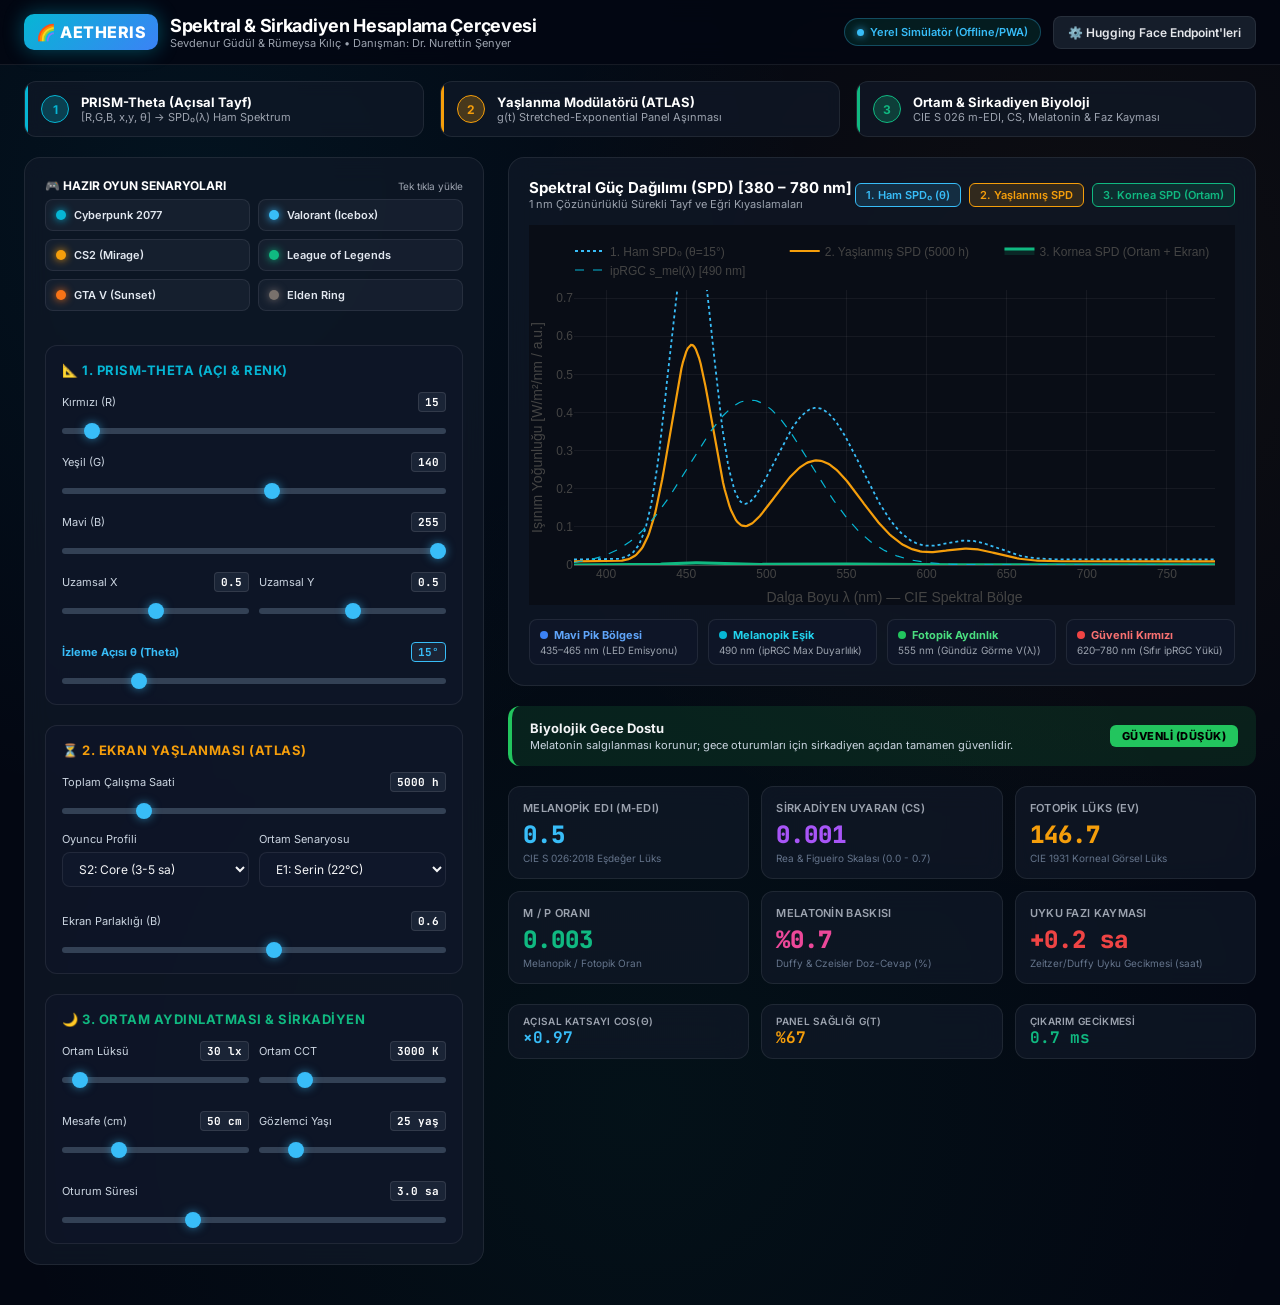
<file: index.html>
<!DOCTYPE html>
<html lang="tr">
<head>
  <meta charset="UTF-8">
  <meta name="viewport" content="width=device-width, initial-scale=1.0">
  <title>Aetheris v2.0 | Spektral & Sirkadiyen Model Boru Hattı</title>
  <meta http-equiv="refresh" content="0; url=./docs/">
  <script>
    window.location.replace("./docs/");
  </script>
</head>
<body style="background-color:#030712; color:#f3f4f6; font-family:sans-serif; display:flex; align-items:center; justify-content:center; height:100vh; margin:0;">
  <p>Aetheris Spektral Platformuna yönlendiriliyorsunuz... <a href="./docs/" style="color:#38bdf8;">Açmak için tıklayın</a></p>
</body>
</html>
</file>
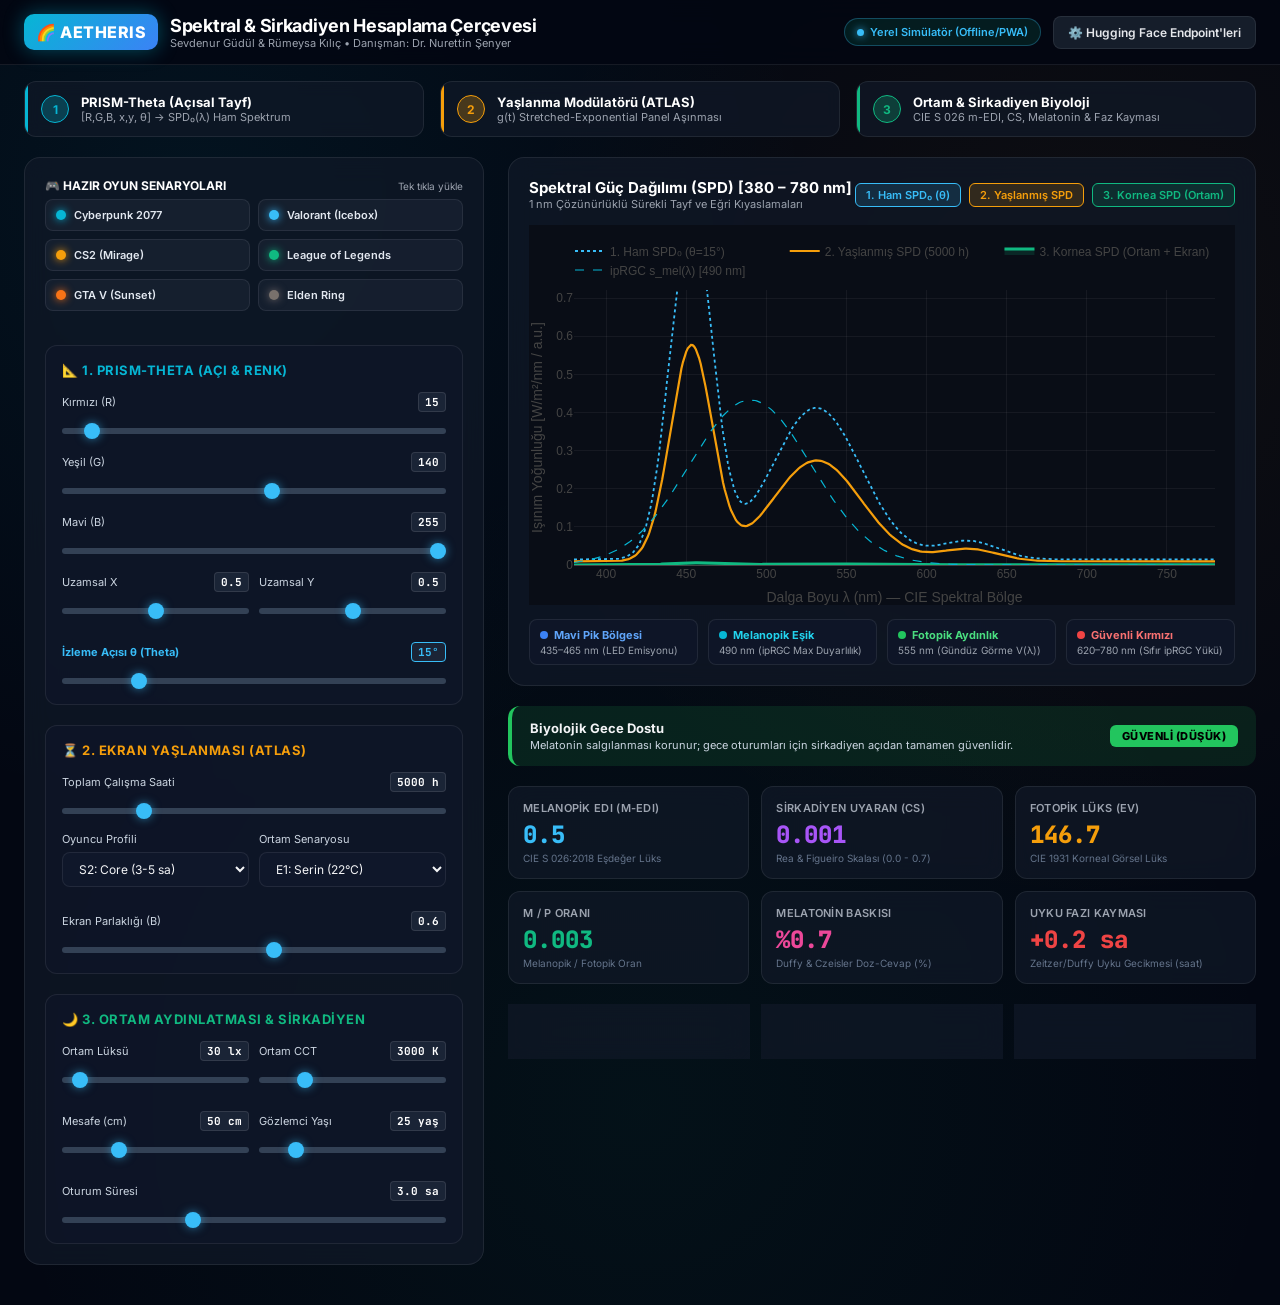
<file: docs/index.html>
<!DOCTYPE html>
<html lang="tr">
<head>
  <meta charset="UTF-8">
  <meta name="viewport" content="width=device-width, initial-scale=1.0">
  <title>Aetheris v2.0 | Spektral & Sirkadiyen Model Boru Hattı</title>
  <meta name="description" content="Oyun İçi Gerçek Zamanlı Spektral Kestirim, Açısal Heterojenlik, Ekran Yaşlanması ve Ortam Aydınlatması Sirkadiyen Değerlendirme Çerçevesi">
  <link rel="preconnect" href="https://fonts.googleapis.com">
  <link rel="preconnect" href="https://fonts.gstatic.com" crossorigin>
  <link href="https://fonts.googleapis.com/css2?family=Inter:wght@400;500;600;700;800&family=JetBrains+Mono:wght@500;700&display=swap" rel="stylesheet">
  <script src="https://cdn.plot.ly/plotly-2.35.2.min.js"></script>
  <link rel="stylesheet" href="style.css">
</head>
<body>

  <!-- Header -->
  <header>
    <div class="nav-container">
      <div class="logo-area">
        <div class="logo-badge">🌈 AETHERIS</div>
        <div class="logo-text">
          <h1>Spektral & Sirkadiyen Hesaplama Çerçevesi</h1>
          <p>Sevdenur Güdül &amp; Rümeysa Kılıç &bull; Danışman: Dr. Nurettin Şenyer</p>
        </div>
      </div>
      <div class="nav-actions">
        <div id="connectionStatus" class="status-indicator">
          <span class="status-dot"></span> Yerel Simülatör (Hazır)
        </div>
        <button id="btnOpenSettings" class="btn-secondary">
          ⚙️ Hugging Face Endpoint'leri
        </button>
      </div>
    </div>
  </header>

  <!-- 3 Aşamalı Boru Hattı Bilgi Çubuğu -->
  <div class="pipeline-bar">
    <div class="stepper">
      <div class="step-card step-1">
        <div class="step-num">1</div>
        <div class="step-info">
          <h3>PRISM-Theta (Açısal Tayf)</h3>
          <p>[R,G,B, x,y, θ] &rarr; SPD₀(λ) Ham Spektrum</p>
        </div>
      </div>
      <div class="step-card step-2">
        <div class="step-num">2</div>
        <div class="step-info">
          <h3>Yaşlanma Modülatörü (ATLAS)</h3>
          <p>g(t) Stretched-Exponential Panel Aşınması</p>
        </div>
      </div>
      <div class="step-card step-3">
        <div class="step-num">3</div>
        <div class="step-info">
          <h3>Ortam &amp; Sirkadiyen Biyoloji</h3>
          <p>CIE S 026 m-EDI, CS, Melatonin &amp; Faz Kayması</p>
        </div>
      </div>
    </div>
  </div>

  <!-- Ana İçerik Grid -->
  <main class="main-container">

    <!-- Sol Sütun: Kontroller -->
    <section class="controls-panel">

      <!-- Hazır Oyun Senaryoları -->
      <div>
        <div class="label-row">
          <span style="font-size:12px; font-weight:700; color:#fff;">🎮 HAZIR OYUN SENARYOLARI</span>
          <span style="font-size:10px; color:#9ca3af;">Tek tıkla yükle</span>
        </div>
        <div class="preset-grid">
          <div class="preset-card" data-preset="cyberpunk">
            <span class="preset-dot" style="background:#06b6d4; box-shadow:0 0 8px #06b6d4;"></span>
            <span class="preset-name">Cyberpunk 2077</span>
          </div>
          <div class="preset-card" data-preset="valorant">
            <span class="preset-dot" style="background:#38bdf8; box-shadow:0 0 8px #38bdf8;"></span>
            <span class="preset-name">Valorant (Icebox)</span>
          </div>
          <div class="preset-card" data-preset="cs2">
            <span class="preset-dot" style="background:#f59e0b; box-shadow:0 0 8px #f59e0b;"></span>
            <span class="preset-name">CS2 (Mirage)</span>
          </div>
          <div class="preset-card" data-preset="lol">
            <span class="preset-dot" style="background:#10b981; box-shadow:0 0 8px #10b981;"></span>
            <span class="preset-name">League of Legends</span>
          </div>
          <div class="preset-card" data-preset="gtav">
            <span class="preset-dot" style="background:#f97316; box-shadow:0 0 8px #f97316;"></span>
            <span class="preset-name">GTA V (Sunset)</span>
          </div>
          <div class="preset-card" data-preset="eldenring">
            <span class="preset-dot" style="background:#78716c; box-shadow:0 0 8px #78716c;"></span>
            <span class="preset-name">Elden Ring</span>
          </div>
        </div>
      </div>

      <!-- 1. MODEL: PRISM-Theta -->
      <div class="section-box">
        <div class="section-title title-cyan">
          <span>📐 1. PRISM-Theta (Açı &amp; Renk)</span>
        </div>

        <div class="control-group">
          <div class="label-row">
            <span>Kırmızı (R)</span>
            <span id="valR" class="val-badge">15</span>
          </div>
          <input type="range" id="sliderR" min="0" max="255" value="15">
        </div>
        <div class="control-group">
          <div class="label-row">
            <span>Yeşil (G)</span>
            <span id="valG" class="val-badge">140</span>
          </div>
          <input type="range" id="sliderG" min="0" max="255" value="140">
        </div>
        <div class="control-group">
          <div class="label-row">
            <span>Mavi (B)</span>
            <span id="valB" class="val-badge">255</span>
          </div>
          <input type="range" id="sliderB" min="0" max="255" value="255">
        </div>

        <div style="display:grid; grid-template-columns:1fr 1fr; gap:10px; margin-top:10px;">
          <div class="control-group">
            <div class="label-row">
              <span>Uzamsal X</span>
              <span id="valX" class="val-badge">0.5</span>
            </div>
            <input type="range" id="sliderX" min="0" max="1" step="0.05" value="0.5">
          </div>
          <div class="control-group">
            <div class="label-row">
              <span>Uzamsal Y</span>
              <span id="valY" class="val-badge">0.5</span>
            </div>
            <input type="range" id="sliderY" min="0" max="1" step="0.05" value="0.5">
          </div>
        </div>

        <div class="control-group" style="margin-top:10px;">
          <div class="label-row">
            <span style="color:#38bdf8; font-weight:700;">İzleme Açısı θ (Theta)</span>
            <span id="valTheta" class="val-badge" style="color:#38bdf8; border-color:#38bdf8;">15°</span>
          </div>
          <input type="range" id="sliderTheta" min="0" max="80" value="15">
        </div>
      </div>

      <!-- 2. MODEL: Ekran Yaşlanması -->
      <div class="section-box">
        <div class="section-title title-amber">
          <span>⏳ 2. Ekran Yaşlanması (ATLAS)</span>
        </div>

        <div class="control-group">
          <div class="label-row">
            <span>Toplam Çalışma Saati</span>
            <span id="valHours" class="val-badge">5000 h</span>
          </div>
          <input type="range" id="sliderHours" min="0" max="25000" step="250" value="5000">
        </div>

        <div style="display:grid; grid-template-columns:1fr 1fr; gap:10px;">
          <div class="control-group">
            <div class="label-row"><span>Oyuncu Profili</span></div>
            <select id="selectProfile">
              <option value="S1">S1: Casual (1-2 sa)</option>
              <option value="S2" selected>S2: Core (3-5 sa)</option>
              <option value="S3">S3: Heavy (8-12+ sa)</option>
            </select>
          </div>
          <div class="control-group">
            <div class="label-row"><span>Ortam Senaryosu</span></div>
            <select id="selectScenario">
              <option value="E1" selected>E1: Serin (22°C)</option>
              <option value="E2">E2: Sıcak (32°C)</option>
              <option value="E3">E3: Kafe (40°C)</option>
            </select>
          </div>
        </div>

        <div class="control-group" style="margin-top:10px;">
          <div class="label-row">
            <span>Ekran Parlaklığı (B)</span>
            <span id="valBright" class="val-badge">0.6</span>
          </div>
          <input type="range" id="sliderBright" min="0.1" max="1.0" step="0.05" value="0.6">
        </div>
      </div>

      <!-- 3. MODEL: Ortam & Biyoloji -->
      <div class="section-box">
        <div class="section-title title-green">
          <span>🌙 3. Ortam Aydınlatması &amp; Sirkadiyen</span>
        </div>

        <div style="display:grid; grid-template-columns:1fr 1fr; gap:10px;">
          <div class="control-group">
            <div class="label-row">
              <span>Ortam Lüksü</span>
              <span id="valAmbLux" class="val-badge">30 lx</span>
            </div>
            <input type="range" id="sliderAmbLux" min="0" max="500" step="5" value="30">
          </div>
          <div class="control-group">
            <div class="label-row">
              <span>Ortam CCT</span>
              <span id="valAmbCct" class="val-badge">3000 K</span>
            </div>
            <input type="range" id="sliderAmbCct" min="2000" max="6500" step="100" value="3000">
          </div>
        </div>

        <div style="display:grid; grid-template-columns:1fr 1fr; gap:10px; margin-top:10px;">
          <div class="control-group">
            <div class="label-row">
              <span>Mesafe (cm)</span>
              <span id="valDist" class="val-badge">50 cm</span>
            </div>
            <input type="range" id="sliderDist" min="30" max="100" step="5" value="50">
          </div>
          <div class="control-group">
            <div class="label-row">
              <span>Gözlemci Yaşı</span>
              <span id="valAge" class="val-badge">25 yaş</span>
            </div>
            <input type="range" id="sliderAge" min="15" max="75" step="1" value="25">
          </div>
        </div>

        <div class="control-group" style="margin-top:10px;">
          <div class="label-row">
            <span>Oturum Süresi</span>
            <span id="valDuration" class="val-badge">3.0 sa</span>
          </div>
          <input type="range" id="sliderDuration" min="0.5" max="8.0" step="0.5" value="3.0">
        </div>
      </div>

    </section>

    <!-- Sağ Sütun: Spektrum Grafiği & Sirkadiyen Metrikler -->
    <section class="visualization-panel">

      <!-- Spektrum Grafik Kartı -->
      <div class="chart-card">
        <div class="chart-header">
          <div class="chart-title">
            <h2>Spektral Güç Dağılımı (SPD) [380 – 780 nm]</h2>
            <p>1 nm Çözünürlüklü Sürekli Tayf ve Eğri Kıyaslamaları</p>
          </div>
          <div class="chart-toggles">
            <span id="chipSpd0" class="toggle-chip active-blue">1. Ham SPD₀ (θ)</span>
            <span id="chipSpdAging" class="toggle-chip active-amber">2. Yaşlanmış SPD</span>
            <span id="chipSpdCornea" class="toggle-chip active-green">3. Kornea SPD (Ortam)</span>
          </div>
        </div>

        <div id="spectrumPlot"></div>

        <!-- Spektral Lejant Çubukları -->
        <div class="spectral-badges">
          <div class="badge-item">
            <div class="badge-header" style="color:#60a5fa;">
              <span style="width:8px; height:8px; border-radius:50%; background:#3b82f6;"></span>
              Mavi Pik Bölgesi
            </div>
            <div class="badge-desc">435–465 nm (LED Emisyonu)</div>
          </div>
          <div class="badge-item">
            <div class="badge-header" style="color:#22d3ee;">
              <span style="width:8px; height:8px; border-radius:50%; background:#06b6d4;"></span>
              Melanopik Eşik
            </div>
            <div class="badge-desc">490 nm (ipRGC Max Duyarlılık)</div>
          </div>
          <div class="badge-item">
            <div class="badge-header" style="color:#4ade80;">
              <span style="width:8px; height:8px; border-radius:50%; background:#22c55e;"></span>
              Fotopik Aydınlık
            </div>
            <div class="badge-desc">555 nm (Gündüz Görme V(λ))</div>
          </div>
          <div class="badge-item">
            <div class="badge-header" style="color:#f87171;">
              <span style="width:8px; height:8px; border-radius:50%; background:#ef4444;"></span>
              Güvenli Kırmızı
            </div>
            <div class="badge-desc">620–780 nm (Sıfır ipRGC Yükü)</div>
          </div>
        </div>
      </div>

      <!-- Biyolojik Risk Banner -->
      <div id="riskBanner" class="risk-banner">
        <div class="risk-info">
          <h4 id="riskTitle">Biyolojik Durum Değerlendirmesi</h4>
          <p id="riskDesc">Analiz sonuçları yükleniyor...</p>
        </div>
        <span id="riskTag" class="risk-tag">GÜVENLİ</span>
      </div>

      <!-- Sirkadiyen Metrik Kartları Grid -->
      <div class="metrics-grid">
        <div class="metric-card">
          <div class="metric-label">Melanopik EDI (m-EDI)</div>
          <div id="valMedi" class="metric-value" style="color:#38bdf8;">--</div>
          <div class="metric-sub">CIE S 026:2018 Eşdeğer Lüks</div>
        </div>
        <div class="metric-card">
          <div class="metric-label">Sirkadiyen Uyaran (CS)</div>
          <div id="valCs" class="metric-value" style="color:#a855f7;">--</div>
          <div class="metric-sub">Rea &amp; Figueiro Skalası (0.0 - 0.7)</div>
        </div>
        <div class="metric-card">
          <div class="metric-label">Fotopik Lüks (Ev)</div>
          <div id="valPhotopic" class="metric-value" style="color:#f59e0b;">--</div>
          <div class="metric-sub">CIE 1931 Korneal Görsel Lüks</div>
        </div>
        <div class="metric-card">
          <div class="metric-label">M / P Oranı</div>
          <div id="valMp" class="metric-value" style="color:#10b981;">--</div>
          <div class="metric-sub">Melanopik / Fotopik Oran</div>
        </div>
        <div class="metric-card">
          <div class="metric-label">Melatonin Baskısı</div>
          <div id="valSuppression" class="metric-value" style="color:#ec4899;">--</div>
          <div class="metric-sub">Duffy &amp; Czeisler Doz-Cevap (%)</div>
        </div>
        <div class="metric-card">
          <div class="metric-label">Uyku Fazı Kayması</div>
          <div id="valPhaseShift" class="metric-value" style="color:#ef4444;">--</div>
          <div class="metric-sub">Zeitzer/Duffy Uyku Gecikmesi (saat)</div>
        </div>
      </div>

      <!-- Telemetri ve Panel Bilgisi -->
      <div style="display:grid; grid-template-columns:repeat(3, 1fr); gap:12px;">
        <div class="metric-card" style="padding:10px 14px;">
          <div class="metric-label" style="font-size:10px;">Açısal Katsayı cos(θ)</div>
          <div id="valCosTheta" class="mono" style="font-size:16px; font-weight:700; color:#38bdf8;">×0.97</div>
        </div>
        <div class="metric-card" style="padding:10px 14px;">
          <div class="metric-label" style="font-size:10px;">Panel Sağlığı g(t)</div>
          <div id="valGt" class="mono" style="font-size:16px; font-weight:700; color:#f59e0b;">%92</div>
        </div>
        <div class="metric-card" style="padding:10px 14px;">
          <div class="metric-label" style="font-size:10px;">Çıkarım Gecikmesi</div>
          <div id="valLatency" class="mono" style="font-size:16px; font-weight:700; color:#10b981;">0.3 ms</div>
        </div>
      </div>

    </section>

  </main>

  <!-- Hugging Face Endpoint Yapılandırma Modal -->
  <div id="endpointModal" class="modal-overlay">
    <div class="modal-content">
      <div class="modal-header">
        <h3>⚙️ Hugging Face Space Endpoint Ayarları</h3>
        <button id="btnCloseModal" class="close-btn">&times;</button>
      </div>
      <div class="modal-body">
        <p style="font-size:11px; color:#9ca3af; line-height:1.4;">
          Hugging Face üzerinde oluşturduğunuz Space alanlarının REST endpoint adreslerini buraya girebilirsiniz. Boş bırakıldığında web sayfası yerleşik ultra-hızlı istemci matematiksel motorunu kullanmaya devam eder.
        </p>

        <div class="input-box">
          <label>1. PRISM-Theta Endpoint URL (POST /predict):</label>
          <input type="text" id="inputEndpointTheta" placeholder="https://username-prism-theta.hf.space/predict">
        </div>
        <div class="input-box">
          <label>2. MODULATOR-Aging Endpoint URL (POST /predict):</label>
          <input type="text" id="inputEndpointAging" placeholder="https://username-modulator-aging.hf.space/predict">
        </div>
        <div class="input-box">
          <label>3. MODULATOR-Ambient Endpoint URL (POST /predict):</label>
          <input type="text" id="inputEndpointAmbient" placeholder="https://username-modulator-ambient.hf.space/predict">
        </div>
        <div class="input-box" style="border-top:1px solid rgba(255,255,255,0.08); padding-top:10px; margin-top:4px;">
          <label style="color:#a855f7;">Hugging Face Unified Space URL (Varsayılan: sevden123/prism-spectra):</label>
          <input type="text" id="inputEndpointUnified" placeholder="https://sevden123-prism-spectra.hf.space">
        </div>
      </div>
      <div class="modal-footer">
        <button id="btnSaveEndpoints" class="btn-primary">Kaydet &amp; Bağlan</button>
      </div>
    </div>
  </div>



  <script src="app.js"></script>
</body>
</html>
</file>
<file: docs/style.css>
:root {
  --bg-dark: #030712;
  --bg-card: rgba(17, 24, 39, 0.75);
  --bg-card-hover: rgba(31, 41, 55, 0.85);
  --border-card: rgba(255, 255, 255, 0.08);
  --border-focus: rgba(56, 189, 248, 0.5);
  --text-main: #f3f4f6;
  --text-muted: #9ca3af;
  --cyan: #06b6d4;
  --blue: #38bdf8;
  --amber: #f59e0b;
  --green: #10b981;
  --purple: #a855f7;
  --rose: #f43f5e;
}

* {
  box-sizing: border-box;
  margin: 0;
  padding: 0;
  font-family: 'Inter', -apple-system, BlinkMacSystemFont, sans-serif;
}

body {
  background-color: var(--bg-dark);
  color: var(--text-main);
  min-height: 100vh;
  overflow-x: hidden;
  background-image: 
    radial-gradient(circle at 15% 15%, rgba(6, 182, 212, 0.07) 0%, transparent 40%),
    radial-gradient(circle at 85% 25%, rgba(245, 158, 11, 0.05) 0%, transparent 40%),
    radial-gradient(circle at 50% 85%, rgba(16, 185, 129, 0.06) 0%, transparent 50%);
}

.mono {
  font-family: 'JetBrains Mono', monospace;
}

/* Header & Nav */
header {
  border-bottom: 1px solid var(--border-card);
  backdrop-filter: blur(12px);
  position: sticky;
  top: 0;
  z-index: 50;
  background: rgba(3, 7, 18, 0.85);
}

.nav-container {
  max-width: 1400px;
  margin: 0 auto;
  padding: 14px 24px;
  display: flex;
  justify-content: space-between;
  align-items: center;
}

.logo-area {
  display: flex;
  align-items: center;
  gap: 12px;
}

.logo-badge {
  background: linear-gradient(135deg, #06b6d4, #3b82f6);
  padding: 8px 12px;
  border-radius: 10px;
  font-weight: 800;
  font-size: 16px;
  color: #fff;
  letter-spacing: 0.5px;
  box-shadow: 0 0 20px rgba(6, 182, 212, 0.4);
}

.logo-text h1 {
  font-size: 18px;
  font-weight: 700;
  color: #fff;
  letter-spacing: -0.3px;
}

.logo-text p {
  font-size: 11px;
  color: var(--text-muted);
}

.nav-actions {
  display: flex;
  align-items: center;
  gap: 12px;
}

.btn-secondary {
  background: rgba(31, 41, 55, 0.7);
  border: 1px solid var(--border-card);
  color: #e5e7eb;
  padding: 8px 14px;
  border-radius: 8px;
  font-size: 12px;
  font-weight: 600;
  cursor: pointer;
  display: flex;
  align-items: center;
  gap: 6px;
  transition: all 0.2s ease;
}

.btn-secondary:hover {
  background: rgba(55, 65, 81, 0.9);
  border-color: rgba(255, 255, 255, 0.2);
}

.status-indicator {
  display: flex;
  align-items: center;
  gap: 6px;
  padding: 6px 12px;
  border-radius: 20px;
  background: rgba(16, 185, 129, 0.12);
  border: 1px solid rgba(16, 185, 129, 0.3);
  font-size: 11px;
  font-weight: 600;
  color: #34d399;
}

.status-dot {
  width: 7px;
  height: 7px;
  border-radius: 50%;
  background: #10b981;
  box-shadow: 0 0 8px #10b981;
}

/* Stepper Pipeline Bar */
.pipeline-bar {
  max-width: 1400px;
  margin: 16px auto 0;
  padding: 0 24px;
}

.stepper {
  display: grid;
  grid-template-columns: repeat(3, 1fr);
  gap: 16px;
}

.step-card {
  background: var(--bg-card);
  border: 1px solid var(--border-card);
  border-radius: 12px;
  padding: 12px 16px;
  display: flex;
  align-items: center;
  gap: 12px;
  backdrop-filter: blur(8px);
  position: relative;
  overflow: hidden;
}

.step-card::before {
  content: '';
  position: absolute;
  top: 0;
  left: 0;
  width: 3px;
  height: 100%;
}

.step-card.step-1::before { background: var(--cyan); }
.step-card.step-2::before { background: var(--amber); }
.step-card.step-3::before { background: var(--green); }

.step-num {
  width: 28px;
  height: 28px;
  border-radius: 50%;
  display: flex;
  align-items: center;
  justify-content: center;
  font-size: 12px;
  font-weight: 700;
  color: #fff;
  flex-shrink: 0;
}

.step-1 .step-num { background: rgba(6, 182, 212, 0.25); color: var(--cyan); border: 1px solid var(--cyan); }
.step-2 .step-num { background: rgba(245, 158, 11, 0.25); color: var(--amber); border: 1px solid var(--amber); }
.step-3 .step-num { background: rgba(16, 185, 129, 0.25); color: var(--green); border: 1px solid var(--green); }

.step-info h3 {
  font-size: 13px;
  font-weight: 700;
  color: #fff;
}

.step-info p {
  font-size: 11px;
  color: var(--text-muted);
}

/* Main Layout Grid */
.main-container {
  max-width: 1400px;
  margin: 20px auto 40px;
  padding: 0 24px;
  display: grid;
  grid-template-columns: 460px 1fr;
  gap: 24px;
}

@media (max-width: 1100px) {
  .main-container {
    grid-template-columns: 1fr;
  }
}

/* Left Panel: Tabs & Controls */
.controls-panel {
  background: var(--bg-card);
  border: 1px solid var(--border-card);
  border-radius: 16px;
  padding: 20px;
  backdrop-filter: blur(12px);
  display: flex;
  flex-direction: column;
  gap: 20px;
}

.tabs-header {
  display: flex;
  border-bottom: 1px solid var(--border-card);
  gap: 8px;
  padding-bottom: 8px;
}

.tab-btn {
  background: transparent;
  border: none;
  color: var(--text-muted);
  font-size: 12px;
  font-weight: 600;
  padding: 8px 12px;
  border-radius: 8px;
  cursor: pointer;
  transition: all 0.2s;
}

.tab-btn.active {
  background: rgba(56, 189, 248, 0.15);
  color: var(--blue);
  border: 1px solid rgba(56, 189, 248, 0.3);
}

.tab-btn:hover:not(.active) {
  color: #fff;
  background: rgba(255, 255, 255, 0.05);
}

/* Section Box */
.section-box {
  background: rgba(15, 23, 42, 0.6);
  border: 1px solid var(--border-card);
  border-radius: 12px;
  padding: 16px;
}

.section-title {
  font-size: 13px;
  font-weight: 700;
  text-transform: uppercase;
  letter-spacing: 0.5px;
  margin-bottom: 14px;
  display: flex;
  align-items: center;
  gap: 8px;
}

.title-cyan { color: var(--cyan); }
.title-amber { color: var(--amber); }
.title-green { color: var(--green); }

/* Sliders & Inputs */
.control-group {
  margin-bottom: 14px;
}

.control-group:last-child {
  margin-bottom: 0;
}

.label-row {
  display: flex;
  justify-content: space-between;
  align-items: center;
  font-size: 11px;
  color: #cbd5e1;
  margin-bottom: 6px;
}

.val-badge {
  font-family: 'JetBrains Mono', monospace;
  font-weight: 700;
  color: #fff;
  background: rgba(30, 41, 59, 0.8);
  padding: 2px 6px;
  border-radius: 4px;
  border: 1px solid rgba(255, 255, 255, 0.1);
}

input[type="range"] {
  width: 100%;
  height: 6px;
  border-radius: 4px;
  background: #334155;
  outline: none;
  -webkit-appearance: none;
  cursor: pointer;
}

input[type="range"]::-webkit-slider-thumb {
  -webkit-appearance: none;
  width: 16px;
  height: 16px;
  border-radius: 50%;
  background: #38bdf8;
  cursor: pointer;
  box-shadow: 0 0 10px rgba(56, 189, 248, 0.6);
  transition: transform 0.1s;
}

input[type="range"]::-webkit-slider-thumb:hover {
  transform: scale(1.15);
}

select {
  width: 100%;
  background: #0f172a;
  border: 1px solid var(--border-card);
  color: #f3f4f6;
  padding: 8px 12px;
  border-radius: 8px;
  font-size: 12px;
  outline: none;
  cursor: pointer;
}

select:focus {
  border-color: var(--blue);
}

/* Presets Grid */
.preset-grid {
  display: grid;
  grid-template-columns: repeat(2, 1fr);
  gap: 8px;
  margin-bottom: 14px;
}

.preset-card {
  background: rgba(30, 41, 59, 0.5);
  border: 1px solid var(--border-card);
  padding: 8px 10px;
  border-radius: 8px;
  cursor: pointer;
  transition: all 0.2s;
  display: flex;
  align-items: center;
  gap: 8px;
}

.preset-card:hover {
  background: rgba(51, 65, 85, 0.7);
  border-color: var(--blue);
  transform: translateY(-1px);
}

.preset-dot {
  width: 10px;
  height: 10px;
  border-radius: 50%;
  flex-shrink: 0;
}

.preset-name {
  font-size: 11px;
  font-weight: 600;
  color: #e2e8f0;
  white-space: nowrap;
  overflow: hidden;
  text-overflow: ellipsis;
}

/* Right Panel: Visualization & Metrics */
.visualization-panel {
  display: flex;
  flex-direction: column;
  gap: 20px;
}

.chart-card {
  background: var(--bg-card);
  border: 1px solid var(--border-card);
  border-radius: 16px;
  padding: 20px;
  backdrop-filter: blur(12px);
}

.chart-header {
  display: flex;
  justify-content: space-between;
  align-items: center;
  margin-bottom: 14px;
}

.chart-title h2 {
  font-size: 15px;
  font-weight: 700;
  color: #fff;
}

.chart-title p {
  font-size: 11px;
  color: var(--text-muted);
}

.chart-toggles {
  display: flex;
  gap: 8px;
}

.toggle-chip {
  padding: 4px 10px;
  border-radius: 6px;
  font-size: 11px;
  font-weight: 600;
  cursor: pointer;
  border: 1px solid var(--border-card);
  background: rgba(15, 23, 42, 0.6);
  color: var(--text-muted);
  transition: all 0.2s;
}

.toggle-chip.active-blue { background: rgba(56, 189, 248, 0.15); color: #38bdf8; border-color: #38bdf8; }
.toggle-chip.active-amber { background: rgba(245, 158, 11, 0.15); color: #f59e0b; border-color: #f59e0b; }
.toggle-chip.active-green { background: rgba(16, 185, 129, 0.15); color: #10b981; border-color: #10b981; }

#spectrumPlot {
  width: 100%;
  height: 380px;
}

/* Spectral Badges Bar */
.spectral-badges {
  display: grid;
  grid-template-columns: repeat(4, 1fr);
  gap: 10px;
  margin-top: 14px;
}

.badge-item {
  background: rgba(15, 23, 42, 0.8);
  border: 1px solid var(--border-card);
  border-radius: 8px;
  padding: 8px 10px;
}

.badge-header {
  display: flex;
  align-items: center;
  gap: 6px;
  font-size: 11px;
  font-weight: 700;
}

.badge-desc {
  font-size: 10px;
  color: var(--text-muted);
  margin-top: 2px;
}

/* Metrics Grid */
.metrics-grid {
  display: grid;
  grid-template-columns: repeat(3, 1fr);
  gap: 12px;
}

@media (max-width: 768px) {
  .metrics-grid {
    grid-template-columns: repeat(2, 1fr);
  }
}

.metric-card {
  background: var(--bg-card);
  border: 1px solid var(--border-card);
  border-radius: 12px;
  padding: 14px;
  backdrop-filter: blur(12px);
  position: relative;
  overflow: hidden;
}

.metric-label {
  font-size: 11px;
  text-transform: uppercase;
  color: var(--text-muted);
  font-weight: 600;
  letter-spacing: 0.3px;
}

.metric-value {
  font-size: 24px;
  font-weight: 800;
  margin: 4px 0 2px;
  font-family: 'JetBrains Mono', monospace;
}

.metric-sub {
  font-size: 10px;
  color: #64748b;
}

/* Risk Alert Box */
.risk-banner {
  border-radius: 12px;
  padding: 14px 18px;
  display: flex;
  justify-content: space-between;
  align-items: center;
  border-left: 4px solid;
  transition: all 0.3s;
}

.risk-info h4 {
  font-size: 13px;
  font-weight: 700;
  margin-bottom: 2px;
}

.risk-info p {
  font-size: 11px;
  color: #cbd5e1;
}

.risk-tag {
  font-size: 11px;
  font-weight: 800;
  padding: 4px 12px;
  border-radius: 6px;
  text-transform: uppercase;
  letter-spacing: 0.5px;
}

/* Modal for HF Settings */
.modal-overlay {
  display: none;
  position: fixed;
  top: 0;
  left: 0;
  width: 100vw;
  height: 100vh;
  background: rgba(0, 0, 0, 0.75);
  backdrop-filter: blur(8px);
  z-index: 100;
  align-items: center;
  justify-content: center;
}

.modal-content {
  background: #0f172a;
  border: 1px solid var(--border-card);
  border-radius: 16px;
  padding: 24px;
  width: 90%;
  max-width: 600px;
  box-shadow: 0 20px 40px rgba(0, 0, 0, 0.6);
}

.modal-header {
  display: flex;
  justify-content: space-between;
  align-items: center;
  margin-bottom: 16px;
}

.modal-header h3 {
  font-size: 16px;
  font-weight: 700;
  color: #fff;
}

.close-btn {
  background: transparent;
  border: none;
  color: var(--text-muted);
  font-size: 20px;
  cursor: pointer;
}

.modal-body {
  display: flex;
  flex-direction: column;
  gap: 14px;
}

.input-box {
  display: flex;
  flex-direction: column;
  gap: 4px;
}

.input-box label {
  font-size: 11px;
  color: var(--text-muted);
  font-weight: 600;
}

.input-box input {
  background: #030712;
  border: 1px solid var(--border-card);
  color: #f3f4f6;
  padding: 8px 12px;
  border-radius: 8px;
  font-size: 12px;
  font-family: 'JetBrains Mono', monospace;
}

.input-box input:focus {
  border-color: var(--blue);
  outline: none;
}

.modal-footer {
  margin-top: 20px;
  display: flex;
  justify-content: flex-end;
  gap: 10px;
}

.btn-primary {
  background: linear-gradient(135deg, #06b6d4, #3b82f6);
  border: none;
  color: #fff;
  padding: 8px 16px;
  border-radius: 8px;
  font-size: 12px;
  font-weight: 600;
  cursor: pointer;
}

/* Footer */
footer {
  border-top: 1px solid var(--border-card);
  padding: 20px;
  text-align: center;
  font-size: 11px;
  color: var(--text-muted);
}
</file>
